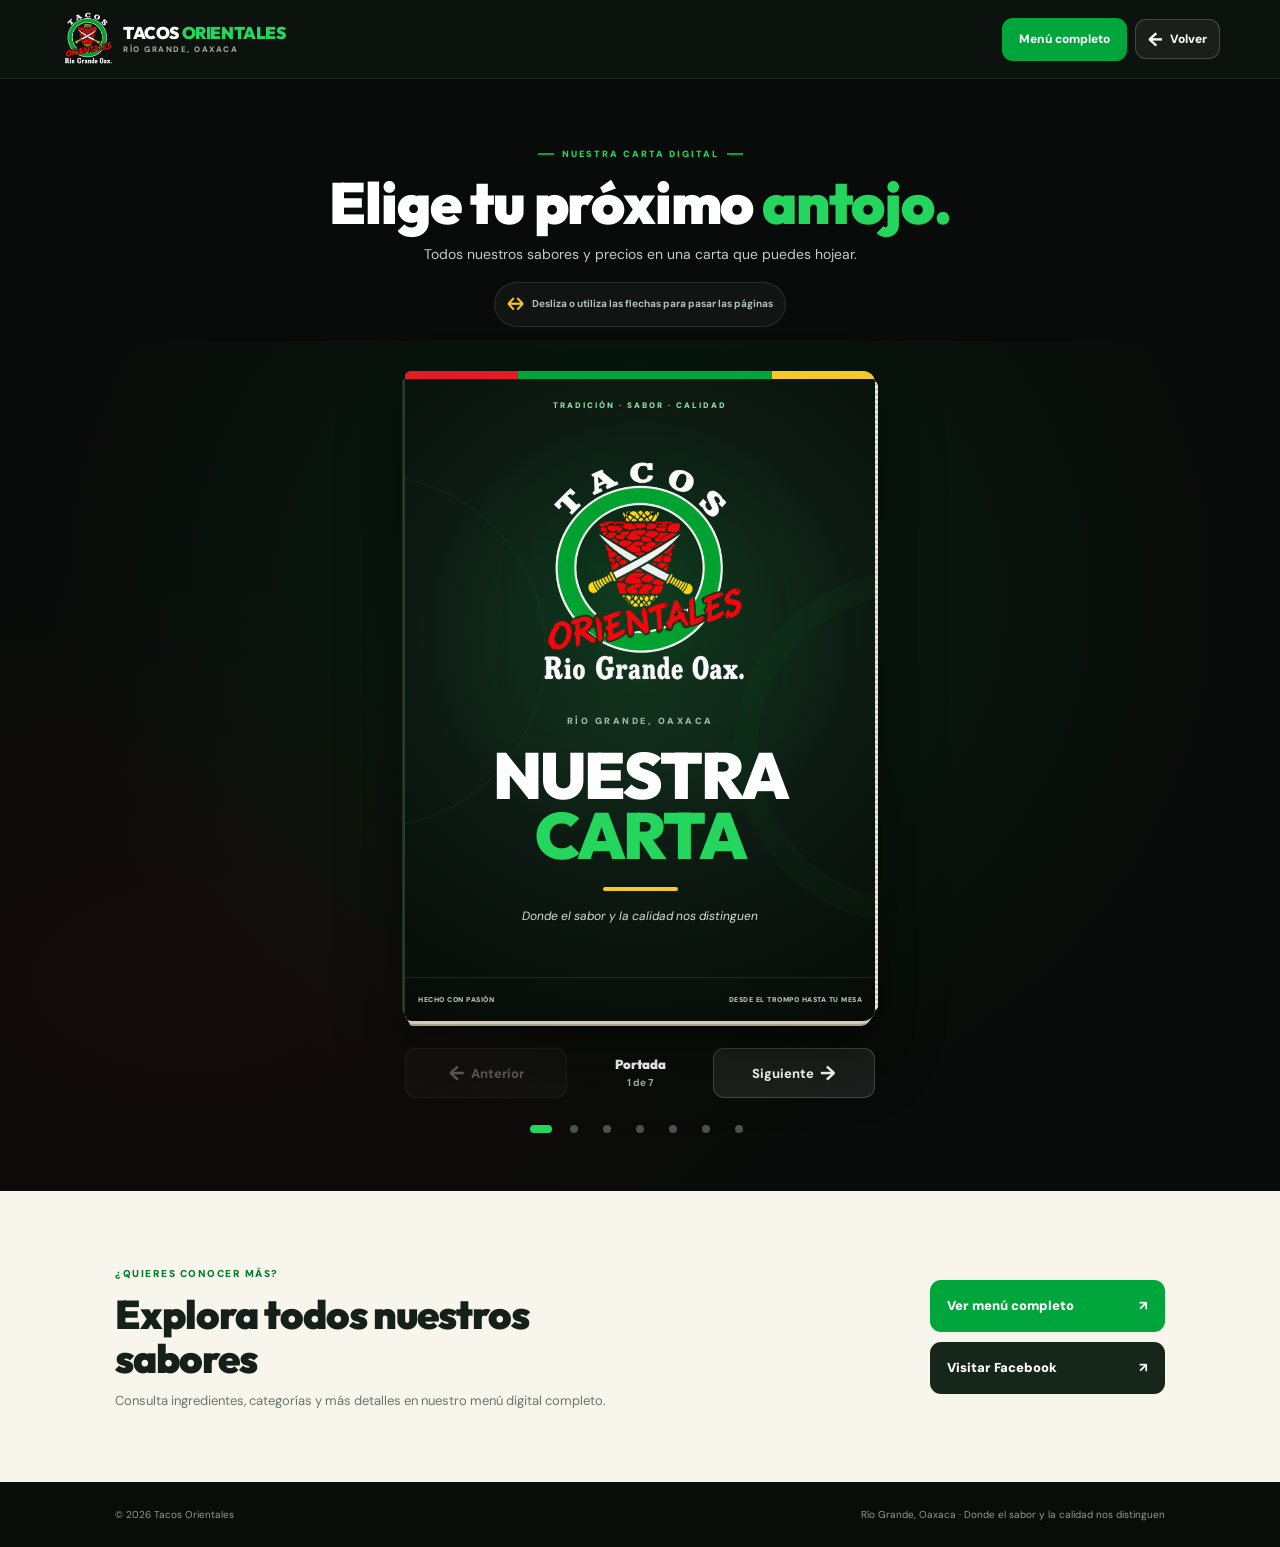
<file: carta.html>
<!DOCTYPE html>
<html lang="es">
<head>
  <meta charset="UTF-8">
  <meta name="viewport" content="width=device-width, initial-scale=1.0">
  <meta name="theme-color" content="#080808">
  <meta name="description" content="Consulta la carta rápida de Tacos Orientales en Río Grande, Oaxaca. Tacos al pastor, platillos, tortillinas, quesos, carne por kilo y bebidas.">
  <title>Carta Rápida | Tacos Orientales</title>
  <link rel="icon" type="image/png" href="imagenes/logo.png">
  <link rel="preconnect" href="https://fonts.googleapis.com">
  <link rel="preconnect" href="https://fonts.gstatic.com" crossorigin>
  <link href="https://fonts.googleapis.com/css2?family=DM+Sans:wght@400;500;600;700;800&family=Outfit:wght@400;500;600;700;800;900&display=swap" rel="stylesheet">
  <link rel="stylesheet" href="css/carta.css">
  <script src="js/carta.js" defer></script>
</head>
<body class="pagina-carta">

  <header class="carta-header">
    <div class="carta-header-interior">
      <a href="index.html" class="carta-marca" aria-label="Volver al inicio de Tacos Orientales">
        <img src="imagenes/logo.png" alt="Logotipo de Tacos Orientales">
        <span class="carta-marca-texto">
          <strong>TACOS <span>ORIENTALES</span></strong>
          <small>RÍO GRANDE, OAXACA</small>
        </span>
      </a>

      <div class="carta-header-acciones">
        <a href="menu.html" class="carta-enlace-menu">Menú completo</a>
        <a href="index.html" class="carta-volver">
          <span aria-hidden="true">←</span>
          <span>Volver</span>
        </a>
      </div>
    </div>
  </header>

  <main class="carta-main">

    <section class="carta-presentacion">
      <span class="carta-etiqueta">NUESTRA CARTA DIGITAL</span>
      <h1>Elige tu próximo <span>antojo.</span></h1>
      <p>Todos nuestros sabores y precios en una carta que puedes hojear.</p>
      <div class="carta-presentacion-ayuda">
        <span aria-hidden="true">↔</span>
        Desliza o utiliza las flechas para pasar las páginas
      </div>
    </section>

    <section class="visor-carta" aria-label="Carta interactiva de Tacos Orientales">

      <div class="visor-ambiente" aria-hidden="true"></div>

      <div class="libro-escenario" id="libroEscenario">

        <div class="libro" id="libro" role="region" aria-roledescription="Libro digital" aria-label="Carta de alimentos y bebidas">

          <article class="hoja hoja-portada" data-pagina="0" aria-label="Portada">
            <div class="hoja-interior portada-interior">

              <div class="portada-decoracion portada-decoracion-uno" aria-hidden="true"></div>
              <div class="portada-decoracion portada-decoracion-dos" aria-hidden="true"></div>

              <div class="portada-franja">TRADICIÓN · SABOR · CALIDAD</div>

              <div class="portada-contenido">
                <div class="portada-logo">
                  <img src="imagenes/logo.png" alt="Tacos Orientales">
                </div>

                <span class="portada-subtitulo">RÍO GRANDE, OAXACA</span>

                <h2>NUESTRA<br><span>CARTA</span></h2>

                <div class="portada-linea" aria-hidden="true"></div>

                <p>Donde el sabor y la calidad nos distinguen</p>
              </div>

              <div class="portada-pie">
                <span>HECHO CON PASIÓN</span>
                <span>DESDE EL TROMPO HASTA TU MESA</span>
              </div>

            </div>
          </article>

          <article class="hoja hoja-tacos" data-pagina="1" aria-label="Tacos al pastor">
            <div class="hoja-interior">

              <div class="pagina-encabezado">
                <div class="pagina-marca">
                  <img src="imagenes/logo.png" alt="">
                  <span>TACOS ORIENTALES</span>
                </div>
                <span class="pagina-capitulo">01 / NUESTRO CLÁSICO</span>
              </div>

              <div class="pagina-titulo">
                <span class="pagina-sobretitulo">DIRECTO DEL TROMPO</span>
                <h2>TACOS <span>AL PASTOR</span></h2>
                <p>El sabor que nos distingue, en cada orden.</p>
              </div>

              <div class="tacos-destacado-visual">
                <div class="tacos-destacado-texto">
                  <span>RECIÉN PREPARADOS</span>
                  <strong>¡EL ANTOJO EMPIEZA AQUÍ!</strong>
                </div>
                <span class="tacos-destacado-precio">DESDE <strong>$90</strong></span>
              </div>

              <div class="lista-carta">

                <div class="carta-producto">
                  <div class="carta-producto-info">
                    <h3>Tacos al pastor</h3>
                    <p>Orden de 5 tacos</p>
                  </div>
                  <strong class="carta-precio">$90</strong>
                </div>

                <div class="carta-producto">
                  <div class="carta-producto-info">
                    <h3>Tacos al pastor con queso</h3>
                    <p>Orden de 5 tacos</p>
                  </div>
                  <strong class="carta-precio">$100</strong>
                </div>

                <div class="carta-producto">
                  <div class="carta-producto-info">
                    <h3>Tacos al pastor con tortillinas</h3>
                    <p>Orden de 3 tacos</p>
                  </div>
                  <strong class="carta-precio">$90</strong>
                </div>

                <div class="carta-producto">
                  <div class="carta-producto-info">
                    <h3>Tacos al pastor con tortillinas y queso</h3>
                    <p>Orden de 3 tacos</p>
                  </div>
                  <strong class="carta-precio">$100</strong>
                </div>

              </div>

              <div class="carta-nota-especial">
                <span aria-hidden="true">✦</span>
                INGREDIENTES EXTRA
                <strong>$20</strong>
              </div>

              <div class="pagina-pie">
                <span>Donde el sabor y la calidad nos distinguen</span>
                <span>01</span>
              </div>

            </div>
          </article>

          <article class="hoja hoja-platillos" data-pagina="2" aria-label="Platillos especiales">
            <div class="hoja-interior">

              <div class="pagina-encabezado">
                <div class="pagina-marca">
                  <img src="imagenes/logo.png" alt="">
                  <span>TACOS ORIENTALES</span>
                </div>
                <span class="pagina-capitulo">02 / ESPECIALIDADES</span>
              </div>

              <div class="pagina-titulo pagina-titulo-compacto">
                <span class="pagina-sobretitulo">PREPARADOS CON NUESTRO TOQUE</span>
                <h2>PLATILLOS <span>ESPECIALES</span></h2>
                <p>Todos nuestros platillos a <strong>$170</strong></p>
              </div>

              <div class="platillos-lista">

                <div class="platillo-fila">
                  <div>
                    <h3>Alambre</h3>
                    <p>Bistec, jamón, cebolla, pimiento y queso.</p>
                  </div>
                  <strong>$170</strong>
                </div>

                <div class="platillo-fila">
                  <div>
                    <h3>Vegetariano</h3>
                    <p>Cebolla, pimiento, jitomate, champiñones, granos de elote, aguacate y queso Chihuahua.</p>
                  </div>
                  <strong>$170</strong>
                </div>

                <div class="platillo-fila">
                  <div>
                    <h3>Albañil</h3>
                    <p>Bistec, jalapeño, champiñones, cebolla y queso.</p>
                  </div>
                  <strong>$170</strong>
                </div>

                <div class="platillo-fila">
                  <div>
                    <h3>Gallito</h3>
                    <p>Bistec, chuleta, pastor, piña, champiñón, pimiento morrón, cebolla, jitomate y queso.</p>
                  </div>
                  <strong>$170</strong>
                </div>

                <div class="platillo-fila">
                  <div>
                    <h3>Especial</h3>
                    <p>Chuleta, jamón, cebolla, champiñones y queso.</p>
                  </div>
                  <strong>$170</strong>
                </div>

                <div class="platillo-fila">
                  <div>
                    <h3>Chuleta Suiza</h3>
                    <p>Chuleta, jamón y queso.</p>
                  </div>
                  <strong>$170</strong>
                </div>

                <div class="platillo-fila">
                  <div>
                    <h3>Tamborazo</h3>
                    <p>Chuleta, pastor, chorizo y queso.</p>
                  </div>
                  <strong>$170</strong>
                </div>

                <div class="platillo-fila">
                  <div>
                    <h3>Submarino</h3>
                    <p>Pastor, chuleta, jamón, chorizo y queso.</p>
                  </div>
                  <strong>$170</strong>
                </div>

                <div class="platillo-fila">
                  <div>
                    <h3>Pingüino</h3>
                    <p>Bistec, chorizo, jamón, champiñones y queso.</p>
                  </div>
                  <strong>$170</strong>
                </div>

              </div>

              <div class="pagina-pie">
                <span>Donde el sabor y la calidad nos distinguen</span>
                <span>02</span>
              </div>

            </div>
          </article>

          <article class="hoja hoja-tortillinas" data-pagina="3" aria-label="Tortillinas y quesos">
            <div class="hoja-interior">

              <div class="pagina-encabezado">
                <div class="pagina-marca">
                  <img src="imagenes/logo.png" alt="">
                  <span>TACOS ORIENTALES</span>
                </div>
                <span class="pagina-capitulo">03 / MÁS SABOR</span>
              </div>

              <div class="pagina-titulo pagina-titulo-compacto">
                <span class="pagina-sobretitulo">PARA TODOS LOS ANTOJOS</span>
                <h2>CON <span>TORTILLINAS</span></h2>
              </div>

              <div class="lista-carta lista-carta-compacta">

                <div class="carta-producto">
                  <div class="carta-producto-info">
                    <h3>¡Qué me vez!</h3>
                    <p>Bistec, pastor, jamón, cebolla, morrón, queso y tortillinas.</p>
                  </div>
                  <strong class="carta-precio">$170</strong>
                </div>

                <div class="carta-producto">
                  <div class="carta-producto-info">
                    <h3>¡Qué me notas!</h3>
                    <p>Bistec, pastor, jamón, cebolla, morrón, jitomate, chorizo, queso y tortillinas.</p>
                  </div>
                  <strong class="carta-precio">$170</strong>
                </div>

                <div class="carta-producto">
                  <div class="carta-producto-info">
                    <h3>Gringas</h3>
                    <p>Pastor y queso con tortillinas.</p>
                  </div>
                  <strong class="carta-precio">$150</strong>
                </div>

                <div class="carta-producto">
                  <div class="carta-producto-info">
                    <h3>Sincronizadas</h3>
                    <p>Jamón y queso con tortillinas.</p>
                  </div>
                  <strong class="carta-precio">$120</strong>
                </div>

                <div class="carta-producto">
                  <div class="carta-producto-info">
                    <h3>Quesadillas</h3>
                    <p>Queso con tortillinas.</p>
                  </div>
                  <strong class="carta-precio">$110</strong>
                </div>

              </div>

              <div class="carta-subcategoria">
                <span>OTRA FORMA DE DISFRUTAR</span>
                <h3>NUESTROS <em>QUESOS</em></h3>
              </div>

              <div class="quesos-lista">
                <div><span>Queso natural</span><strong>$120</strong></div>
                <div><span>Queso con chorizo</span><strong>$130</strong></div>
                <div><span>Queso con champiñones</span><strong>$130</strong></div>
              </div>

              <div class="pagina-pie">
                <span>Donde el sabor y la calidad nos distinguen</span>
                <span>03</span>
              </div>

            </div>
          </article>

          <article class="hoja hoja-kilos" data-pagina="4" aria-label="Carne al pastor por kilo">
            <div class="hoja-interior">

              <div class="pagina-encabezado">
                <div class="pagina-marca">
                  <img src="imagenes/logo.png" alt="">
                  <span>TACOS ORIENTALES</span>
                </div>
                <span class="pagina-capitulo">04 / PARA COMPARTIR</span>
              </div>

              <div class="pagina-titulo">
                <span class="pagina-sobretitulo">EL SABOR QUE SE COMPARTE</span>
                <h2>CARNE AL PASTOR <span>POR KILO</span></h2>
                <p>Ideal para disfrutar en familia o con amigos.</p>
              </div>

              <div class="kilos-cabecera">
                <span>PORCIÓN</span>
                <span>NORMAL</span>
                <span>CON QUESO</span>
              </div>

              <div class="kilos-lista">

                <div class="kilos-producto">
                  <strong>1 kg</strong>
                  <span>$480</span>
                  <span>$500</span>
                </div>

                <div class="kilos-producto">
                  <strong>¾ kg</strong>
                  <span>$360</span>
                  <span>$375</span>
                </div>

                <div class="kilos-producto">
                  <strong>½ kg</strong>
                  <span>$240</span>
                  <span>$250</span>
                </div>

                <div class="kilos-producto">
                  <strong>¼ kg</strong>
                  <span>$120</span>
                  <span>$125</span>
                </div>

              </div>

              <div class="kilos-incluye">
                <span aria-hidden="true">✦</span>
                <div>
                  <strong>¡TODO LISTO PARA DISFRUTAR!</strong>
                  <p>Incluye tortillas, salsa y ensalada.</p>
                </div>
              </div>

              <div class="kilos-frase">
                <span>PARA COMPARTIR</span>
                <strong>¡QUE NO FALTE EL PASTOR!</strong>
              </div>

              <div class="pagina-pie">
                <span>Donde el sabor y la calidad nos distinguen</span>
                <span>04</span>
              </div>

            </div>
          </article>

          <article class="hoja hoja-bebidas" data-pagina="5" aria-label="Bebidas">
            <div class="hoja-interior">

              <div class="pagina-encabezado">
                <div class="pagina-marca">
                  <img src="imagenes/logo.png" alt="">
                  <span>TACOS ORIENTALES</span>
                </div>
                <span class="pagina-capitulo">05 / PARA ACOMPAÑAR</span>
              </div>

              <div class="pagina-titulo">
                <span class="pagina-sobretitulo">EL COMPLEMENTO PERFECTO</span>
                <h2>BEBIDAS <span>REFRESCANTES</span></h2>
                <p>Elige tu favorita para acompañar tus tacos.</p>
              </div>

              <div class="bebidas-lista">

                <div class="bebida-producto">
                  <div>
                    <h3>Agua de sabor</h3>
                    <p>Presentación regular</p>
                  </div>
                  <strong>$35</strong>
                </div>

                <div class="bebida-producto">
                  <div>
                    <h3>Agua de sabor</h3>
                    <p>1 litro</p>
                  </div>
                  <strong>$50</strong>
                </div>

                <div class="bebida-producto">
                  <div>
                    <h3>Agua natural</h3>
                    <p>600 ml</p>
                  </div>
                  <strong>$20</strong>
                </div>

                <div class="bebida-producto">
                  <div>
                    <h3>Refresco</h3>
                    <p>Presentación regular</p>
                  </div>
                  <strong>$30</strong>
                </div>

                <div class="bebida-producto">
                  <div>
                    <h3>Refresco</h3>
                    <p>600 ml</p>
                  </div>
                  <strong>$40</strong>
                </div>

                <div class="bebida-producto">
                  <div>
                    <h3>Refresco</h3>
                    <p>3 litros</p>
                  </div>
                  <strong>$80</strong>
                </div>

              </div>

              <div class="bebidas-mensaje">
                <span aria-hidden="true">✦</span>
                <p>¡El mejor acompañante para un buen taco!</p>
              </div>

              <div class="pagina-pie">
                <span>Donde el sabor y la calidad nos distinguen</span>
                <span>05</span>
              </div>

            </div>
          </article>

          <article class="hoja hoja-contraportada" data-pagina="6" aria-label="Contacto y pedidos">
            <div class="hoja-interior contraportada-interior">

              <div class="contraportada-logo">
                <img src="imagenes/logo.png" alt="Tacos Orientales">
              </div>

              <span class="contraportada-etiqueta">¿YA SE TE ANTOJÓ?</span>

              <h2>¡HAZ TU <span>PEDIDO!</span></h2>

              <p>Disfruta el auténtico sabor de Tacos Orientales. También contamos con servicio a domicilio.</p>

              <div class="contraportada-contactos">
                <a href="tel:9542045949">
                  <span>LLÁMANOS</span>
                  <strong>954 204 5949</strong>
                </a>
                <a href="tel:9542039949">
                  <span>OTRA LÍNEA DE PEDIDOS</span>
                  <strong>954 203 9949</strong>
                </a>
              </div>

              <div class="contraportada-ubicacion">
                <span aria-hidden="true">⌖</span>
                <p>Frente a las Canchas Gemelas<br>Río Grande, Oaxaca</p>
              </div>

              <div class="contraportada-redes">
                <a href="https://www.facebook.com/share/17wZbi43VV/" target="_blank" rel="noopener noreferrer">Visitar Facebook ↗</a>
                <a href="https://maps.app.goo.gl/vAsBnr1FYgT1dstn9?g_st=aw" target="_blank" rel="noopener noreferrer">Cómo llegar ↗</a>
              </div>

              <div class="contraportada-eslogan">
                “Donde el sabor y la calidad nos distinguen”
              </div>

            </div>
          </article>

        </div>
      </div>

      <nav class="libro-controles" aria-label="Controles de la carta">

        <button type="button" class="libro-control libro-anterior" id="paginaAnterior" aria-label="Página anterior">
          <span aria-hidden="true">←</span>
          <span>Anterior</span>
        </button>

        <div class="libro-estado" aria-live="polite" aria-atomic="true">
          <span class="libro-estado-etiqueta" id="nombrePagina">Portada</span>
          <span class="libro-estado-numero" id="numeroPagina">1 de 7</span>
        </div>

        <button type="button" class="libro-control libro-siguiente" id="paginaSiguiente" aria-label="Página siguiente">
          <span>Siguiente</span>
          <span aria-hidden="true">→</span>
        </button>

      </nav>

      <div class="libro-progreso" id="progresoPaginas" aria-label="Progreso de lectura">
        <button type="button" class="libro-punto activo" data-ir-pagina="0" aria-label="Ir a portada"></button>
        <button type="button" class="libro-punto" data-ir-pagina="1" aria-label="Ir a tacos al pastor"></button>
        <button type="button" class="libro-punto" data-ir-pagina="2" aria-label="Ir a platillos"></button>
        <button type="button" class="libro-punto" data-ir-pagina="3" aria-label="Ir a tortillinas y quesos"></button>
        <button type="button" class="libro-punto" data-ir-pagina="4" aria-label="Ir a carne por kilo"></button>
        <button type="button" class="libro-punto" data-ir-pagina="5" aria-label="Ir a bebidas"></button>
        <button type="button" class="libro-punto" data-ir-pagina="6" aria-label="Ir a contacto y pedidos"></button>
      </div>

    </section>

    <section class="carta-atajos">
      <div class="carta-atajos-interior">
        <div class="carta-atajos-texto">
          <span>¿QUIERES CONOCER MÁS?</span>
          <h2>Explora todos nuestros sabores</h2>
          <p>Consulta ingredientes, categorías y más detalles en nuestro menú digital completo.</p>
        </div>

        <div class="carta-atajos-botones">
          <a href="menu.html" class="atajo-boton atajo-principal">Ver menú completo <span aria-hidden="true">↗</span></a>
          <a href="https://www.facebook.com/share/17wZbi43VV/" class="atajo-boton atajo-facebook" target="_blank" rel="noopener noreferrer">Visitar Facebook <span aria-hidden="true">↗</span></a>
        </div>
      </div>
    </section>

  </main>

  <footer class="carta-footer">
    <div class="carta-footer-interior">
      <span>© <span id="anioActual"></span> Tacos Orientales</span>
      <span>Río Grande, Oaxaca · Donde el sabor y la calidad nos distinguen</span>
    </div>
  </footer>

</body>
</html>
</file>
<file: css/carta.css>
:root {
  --negro: #080b09;
  --negro-suave: #111914;
  --negro-tarjeta: #172119;
  --verde: #00a63c;
  --verde-claro: #24d65d;
  --verde-oscuro: #067c30;
  --rojo: #e51b23;
  --amarillo: #f7c928;
  --blanco: #ffffff;
  --crema: #fffaf0;
  --papel: #f8f4e9;
  --papel-oscuro: #eae3d3;
  --gris: #a9b6ac;
  --texto: #142019;
  --fuente-titulos: "Outfit", sans-serif;
  --fuente-texto: "DM Sans", sans-serif;
  --duracion-hoja: 850ms;
}

*,
*::before,
*::after {
  box-sizing: border-box;
}

html {
  width: 100%;
  scroll-behavior: smooth;
  -webkit-text-size-adjust: 100%;
}

body {
  width: 100%;
  min-width: 0;
  margin: 0;
  overflow-x: clip;
  background: var(--negro);
  color: var(--blanco);
  font-family: var(--fuente-texto);
  -webkit-font-smoothing: antialiased;
}

body,
button,
a {
  -webkit-tap-highlight-color: transparent;
}

button,
a {
  font: inherit;
}

button {
  cursor: pointer;
}

a {
  color: inherit;
  text-decoration: none;
}

img {
  display: block;
  max-width: 100%;
}

button:focus-visible,
a:focus-visible {
  outline: 3px solid var(--amarillo);
  outline-offset: 3px;
}

.carta-header {
  position: relative;
  z-index: 30;
  width: 100%;
  background: #0c120e;
  border-bottom: 1px solid rgba(255, 255, 255, .09);
}

.carta-header-interior {
  display: flex;
  align-items: center;
  justify-content: space-between;
  gap: 10px;
  width: min(100% - 24px, 1160px);
  min-height: 68px;
  margin-inline: auto;
}

.carta-marca {
  display: flex;
  align-items: center;
  gap: 8px;
  min-width: 0;
}

.carta-marca img {
  flex: 0 0 auto;
  width: 44px;
  height: 44px;
  object-fit: contain;
}

.carta-marca-texto {
  display: flex;
  flex-direction: column;
  gap: 3px;
  min-width: 0;
}

.carta-marca-texto strong {
  font-family: var(--fuente-titulos);
  font-size: clamp(11px, 3.2vw, 14px);
  font-weight: 900;
  line-height: 1;
  letter-spacing: -.4px;
  white-space: nowrap;
}

.carta-marca-texto strong span {
  color: var(--verde-claro);
}

.carta-marca-texto small {
  color: #a3b0a6;
  font-size: clamp(6px, 1.8vw, 8px);
  font-weight: 800;
  letter-spacing: .8px;
  white-space: nowrap;
}

.carta-header-acciones {
  display: flex;
  align-items: center;
  gap: 8px;
  flex-shrink: 0;
}

.carta-enlace-menu {
  display: none;
}

.carta-volver {
  display: inline-flex;
  align-items: center;
  justify-content: center;
  gap: 7px;
  min-height: 40px;
  padding: 0 12px;
  border: 1px solid rgba(255, 255, 255, .18);
  border-radius: 11px;
  background: rgba(255, 255, 255, .06);
  font-size: 12px;
  font-weight: 800;
}

.carta-volver > span:first-child {
  font-size: 19px;
}

.carta-main {
  width: 100%;
  min-width: 0;
  overflow: clip;
}

.carta-presentacion {
  width: min(100% - 30px, 650px);
  margin-inline: auto;
  padding: 32px 0 14px;
  text-align: center;
}

.carta-etiqueta {
  display: inline-flex;
  align-items: center;
  justify-content: center;
  gap: 8px;
  color: var(--verde-claro);
  font-size: 9px;
  font-weight: 900;
  letter-spacing: 2px;
}

.carta-etiqueta::before,
.carta-etiqueta::after {
  content: "";
  width: 16px;
  height: 2px;
  background: var(--verde);
}

.carta-presentacion h1 {
  margin: 12px 0 10px;
  font-family: var(--fuente-titulos);
  font-size: clamp(30px, 8.2vw, 46px);
  font-weight: 900;
  line-height: 1.06;
  letter-spacing: -1.2px;
  text-wrap: balance;
}

.carta-presentacion h1 span {
  color: var(--verde-claro);
}

.carta-presentacion > p {
  max-width: 340px;
  margin: 0 auto;
  color: #c1cec4;
  font-size: 12px;
  line-height: 1.6;
}

.carta-presentacion-ayuda {
  display: inline-flex;
  align-items: center;
  justify-content: center;
  gap: 8px;
  max-width: 100%;
  margin-top: 16px;
  padding: 9px 12px;
  border: 1px solid rgba(255, 255, 255, .11);
  border-radius: 30px;
  background: rgba(255, 255, 255, .04);
  color: #b5c3b8;
  font-size: 10px;
  font-weight: 700;
  line-height: 1.4;
}

.carta-presentacion-ayuda span {
  color: var(--amarillo);
  font-size: 18px;
}

.visor-carta {
  position: relative;
  isolation: isolate;
  width: 100%;
  padding: 20px 12px 48px;
}

.visor-ambiente {
  position: absolute;
  inset: 0;
  z-index: -1;
  pointer-events: none;
  background:
    radial-gradient(ellipse at 50% 30%, rgba(0, 166, 60, .13), transparent 65%),
    radial-gradient(ellipse at 15% 75%, rgba(229, 27, 35, .05), transparent 45%);
}

.libro-escenario {
  position: relative;
  width: min(100%, 430px);
  margin-inline: auto;
  perspective: 1800px;
  perspective-origin: center center;
  touch-action: pan-y pinch-zoom;
}

.libro {
  position: relative;
  width: 100%;
  min-width: 0;
  height: auto;
  min-height: 0;
  margin-inline: auto;
  border-radius: 8px 14px 14px 8px;
  transform-style: preserve-3d;
  box-shadow:
    0 5px 0 -2px #d4cbbb,
    0 9px 0 -4px #a9a08e,
    0 18px 38px rgba(0, 0, 0, .35),
    0 35px 70px rgba(0, 0, 0, .25);
}

.libro::before {
  content: "";
  position: absolute;
  top: 7px;
  bottom: 7px;
  left: -4px;
  z-index: 5;
  width: 6px;
  border-radius: 6px 0 0 6px;
  background: linear-gradient(
    90deg,
    #030503,
    #304534 45%,
    #09100b
  );
  pointer-events: none;
}

.libro::after {
  content: "";
  position: absolute;
  top: 10px;
  right: -3px;
  bottom: 10px;
  z-index: 0;
  width: 5px;
  border-radius: 0 5px 5px 0;
  background: repeating-linear-gradient(
    to bottom,
    #f5ecdc 0,
    #f5ecdc 2px,
    #bdb4a3 3px,
    #e8dfce 5px
  );
  pointer-events: none;
}

.hoja {
  position: absolute;
  inset: 0;
  z-index: 1;
  display: block;
  width: 100%;
  height: 100%;
  min-width: 0;
  overflow: hidden;
  border-radius: 6px 12px 12px 6px;
  background: var(--papel);
  color: var(--texto);
  transform-origin: left center;
  transform-style: preserve-3d;
  backface-visibility: hidden;
  transition:
    transform var(--duracion-hoja) cubic-bezier(.22, .7, .12, 1),
    opacity .25s ease,
    visibility .25s ease;
  box-shadow:
    inset 5px 0 10px rgba(0, 0, 0, .04),
    inset -2px 0 5px rgba(0, 0, 0, .04);
}

.hoja:not(.activa):not(.saliendo):not(.entrando) {
  visibility: hidden;
  opacity: 0;
  pointer-events: none;
}

.hoja.activa {
  position: relative;
  inset: auto;
  z-index: 10;
  height: auto;
  visibility: visible;
  opacity: 1;
  pointer-events: auto;
}

.hoja.saliendo {
  z-index: 20;
  visibility: visible;
  opacity: 1;
  pointer-events: none;
}

.hoja.entrando {
  z-index: 15;
  visibility: visible;
  opacity: 1;
  pointer-events: none;
}

.hoja.girando-adelante {
  transform: rotateY(-165deg);
}

.hoja.girando-atras {
  transform: rotateY(165deg);
}

.hoja-interior {
  position: relative;
  display: flex;
  flex-direction: column;
  width: 100%;
  min-width: 0;
  height: auto;
  min-height: 560px;
  padding: 20px 16px 17px;
  overflow: hidden;
  background:
    radial-gradient(circle at 95% 8%, rgba(0, 166, 60, .05), transparent 36%),
    linear-gradient(145deg, #fffdf7, #f8f4e9);
}

.hoja-interior::before {
  content: "";
  position: absolute;
  top: 0;
  left: 0;
  right: 0;
  height: 6px;
  background: linear-gradient(
    90deg,
    var(--rojo) 0 24%,
    var(--verde) 24% 78%,
    var(--amarillo) 78% 100%
  );
}

.pagina-encabezado {
  display: flex;
  align-items: center;
  justify-content: space-between;
  gap: 8px;
  min-width: 0;
  margin-bottom: 14px;
}

.pagina-marca {
  display: flex;
  align-items: center;
  gap: 6px;
  min-width: 0;
}

.pagina-marca img {
  flex-shrink: 0;
  width: 30px;
  height: 30px;
  object-fit: contain;
  border-radius: 50%;
  background: var(--negro);
}

.pagina-marca span {
  font-family: var(--fuente-titulos);
  font-size: 9px;
  font-weight: 900;
  line-height: 1.1;
}

.pagina-capitulo {
  color: #748076;
  font-size: 8px;
  font-weight: 900;
  letter-spacing: .5px;
  text-align: right;
}

.pagina-titulo {
  margin-bottom: 17px;
}

.pagina-sobretitulo {
  display: block;
  margin-bottom: 7px;
  color: var(--verde-oscuro);
  font-size: 9px;
  font-weight: 900;
  letter-spacing: 1.3px;
}

.pagina-titulo h2 {
  margin: 0;
  font-family: var(--fuente-titulos);
  font-size: clamp(25px, 7.4vw, 34px);
  font-weight: 900;
  line-height: 1.05;
  letter-spacing: -1px;
  overflow-wrap: anywhere;
}

.pagina-titulo h2 span {
  color: var(--verde-oscuro);
}

.pagina-titulo > p {
  margin: 8px 0 0;
  color: #627064;
  font-size: 11px;
  line-height: 1.5;
}

.pagina-titulo-compacto {
  margin-bottom: 13px;
}

.pagina-titulo-compacto h2 {
  font-size: clamp(24px, 6.8vw, 31px);
}

.pagina-pie {
  display: flex;
  align-items: center;
  justify-content: space-between;
  gap: 10px;
  margin-top: auto;
  padding-top: 16px;
  border-top: 1px solid #dedbcf;
  color: #728075;
  font-size: 9px;
  font-weight: 700;
  line-height: 1.4;
}

.pagina-pie span:last-child {
  flex-shrink: 0;
  color: var(--verde-oscuro);
  font-family: var(--fuente-titulos);
  font-size: 15px;
  font-weight: 900;
}

.portada-interior {
  align-items: center;
  min-height: 580px;
  padding: 0;
  background:
    radial-gradient(circle at 50% 40%, #153e23, #0d1a12 50%, #060a07);
  color: white;
  text-align: center;
}

.portada-interior::before {
  z-index: 3;
  height: 8px;
}

.portada-decoracion {
  position: absolute;
  width: 75%;
  aspect-ratio: 1;
  border: 1px solid rgba(0, 166, 60, .14);
  border-radius: 50%;
  pointer-events: none;
}

.portada-decoracion-uno {
  top: 16%;
  left: -45%;
}

.portada-decoracion-dos {
  right: -45%;
  bottom: 15%;
  border-width: 24px;
  border-color: rgba(0, 166, 60, .045);
}

.portada-franja {
  position: relative;
  z-index: 2;
  width: 100%;
  padding: 29px 10px 10px;
  color: #8fe3a6;
  font-size: 8px;
  font-weight: 900;
  letter-spacing: 2px;
}

.portada-contenido {
  position: relative;
  z-index: 2;
  display: flex;
  flex: 1;
  flex-direction: column;
  align-items: center;
  justify-content: center;
  width: 100%;
  padding: 16px 20px 28px;
}

.portada-logo {
  display: flex;
  align-items: center;
  justify-content: center;
  width: min(55vw, 220px);
  max-width: 80%;
  aspect-ratio: 1;
  margin-bottom: 20px;
  border-radius: 50%;
  background: radial-gradient(
    circle,
    rgba(0, 166, 60, .15),
    transparent 70%
  );
  filter: drop-shadow(0 12px 25px rgba(0, 0, 0, .35));
}

.portada-logo img {
  width: 100%;
  height: 100%;
  object-fit: contain;
}

.portada-subtitulo {
  color: #a8bcb0;
  font-size: 9px;
  font-weight: 900;
  letter-spacing: 2.5px;
}

.portada-contenido h2 {
  margin: 18px 0 12px;
  font-family: var(--fuente-titulos);
  font-size: clamp(44px, 13vw, 62px);
  font-weight: 900;
  line-height: .93;
  letter-spacing: -2px;
}

.portada-contenido h2 span {
  color: var(--verde-claro);
}

.portada-linea {
  width: 75px;
  height: 4px;
  margin: 9px 0 16px;
  border-radius: 4px;
  background: var(--amarillo);
}

.portada-contenido p {
  max-width: 290px;
  margin: 0;
  color: #d4e0d6;
  font-size: 12px;
  font-style: italic;
  line-height: 1.6;
}

.portada-pie {
  position: relative;
  z-index: 2;
  display: flex;
  justify-content: space-between;
  gap: 12px;
  width: 100%;
  padding: 17px 13px;
  border-top: 1px solid rgba(255, 255, 255, .1);
  color: #b6c6b9;
  font-size: 7px;
  font-weight: 900;
  letter-spacing: .5px;
}

.tacos-destacado-visual {
  position: relative;
  display: flex;
  align-items: flex-end;
  justify-content: space-between;
  gap: 10px;
  min-height: 100px;
  margin-bottom: 15px;
  padding: 14px;
  overflow: hidden;
  border-radius: 13px;
  background:
    radial-gradient(circle at 100% 0%, rgba(247, 201, 40, .15), transparent 45%),
    linear-gradient(135deg, #101b13, #0b351b);
  color: white;
}

.tacos-destacado-visual::after {
  content: "";
  position: absolute;
  top: -45px;
  right: -40px;
  width: 130px;
  height: 130px;
  border: 20px solid rgba(0, 166, 60, .12);
  border-radius: 50%;
}

.tacos-destacado-texto {
  position: relative;
  z-index: 1;
  display: flex;
  flex-direction: column;
  gap: 7px;
  min-width: 0;
}

.tacos-destacado-texto span {
  color: #84db9d;
  font-size: 8px;
  font-weight: 900;
  letter-spacing: 1px;
}

.tacos-destacado-texto strong {
  max-width: 190px;
  font-family: var(--fuente-titulos);
  font-size: clamp(14px, 4.5vw, 19px);
  font-weight: 900;
  line-height: 1.1;
}

.tacos-destacado-precio {
  position: relative;
  z-index: 1;
  display: flex;
  flex-direction: column;
  align-items: flex-end;
  flex-shrink: 0;
  color: #d9e7dc;
  font-size: 9px;
  font-weight: 800;
}

.tacos-destacado-precio strong {
  color: var(--amarillo);
  font-family: var(--fuente-titulos);
  font-size: clamp(27px, 8vw, 37px);
  font-weight: 900;
}

.lista-carta {
  display: flex;
  flex-direction: column;
  gap: 9px;
}

.carta-producto {
  display: flex;
  align-items: flex-start;
  justify-content: space-between;
  gap: 10px;
  min-width: 0;
  padding: 12px;
  border: 1px solid #e6e4d8;
  border-radius: 11px;
  background: rgba(255, 255, 255, .85);
}

.carta-producto-info {
  flex: 1;
  min-width: 0;
}

.carta-producto h3 {
  margin: 0;
  color: #15251a;
  font-family: var(--fuente-titulos);
  font-size: clamp(12px, 3.8vw, 15px);
  font-weight: 900;
  line-height: 1.25;
  overflow-wrap: anywhere;
}

.carta-producto p {
  margin: 5px 0 0;
  color: #68776b;
  font-size: 10px;
  line-height: 1.45;
  overflow-wrap: anywhere;
}

.carta-precio {
  flex: 0 0 auto;
  color: var(--verde-oscuro);
  font-family: var(--fuente-titulos);
  font-size: clamp(18px, 5.7vw, 23px);
  font-weight: 900;
  white-space: nowrap;
}

.carta-nota-especial {
  display: flex;
  align-items: center;
  gap: 8px;
  margin-top: 14px;
  padding: 12px;
  border: 1px dashed rgba(229, 27, 35, .3);
  border-radius: 10px;
  background: #fff0e8;
  color: #a32626;
  font-size: 10px;
  font-weight: 900;
  line-height: 1.3;
}

.carta-nota-especial span {
  color: var(--rojo);
  font-size: 17px;
}

.carta-nota-especial strong {
  margin-left: auto;
  font-family: var(--fuente-titulos);
  font-size: 19px;
  white-space: nowrap;
}

.hoja-platillos .hoja-interior {
  padding-inline: 12px;
}

.platillos-lista {
  display: flex;
  flex-direction: column;
  gap: 6px;
}

.platillo-fila {
  display: flex;
  align-items: flex-start;
  justify-content: space-between;
  gap: 8px;
  min-width: 0;
  padding: 9px 10px;
  border-left: 3px solid var(--verde);
  border-radius: 5px 9px 9px 5px;
  background: rgba(255, 255, 255, .9);
}

.platillo-fila:nth-child(even) {
  background: #f0f5eb;
}

.platillo-fila > div {
  flex: 1;
  min-width: 0;
}

.platillo-fila h3 {
  margin: 0;
  color: #17271b;
  font-family: var(--fuente-titulos);
  font-size: clamp(12px, 3.4vw, 14px);
  font-weight: 900;
  line-height: 1.15;
}

.platillo-fila p {
  margin: 4px 0 0;
  color: #5c6b5f;
  font-size: clamp(9px, 2.6vw, 10.5px);
  line-height: 1.4;
  overflow-wrap: anywhere;
}

.platillo-fila > strong {
  flex: 0 0 auto;
  color: var(--verde-oscuro);
  font-family: var(--fuente-titulos);
  font-size: clamp(15px, 4.5vw, 18px);
  font-weight: 900;
  white-space: nowrap;
}

.lista-carta-compacta {
  gap: 8px;
}

.lista-carta-compacta .carta-producto {
  padding: 11px;
}

.lista-carta-compacta .carta-producto h3 {
  font-size: clamp(12px, 3.5vw, 14px);
}

.lista-carta-compacta .carta-producto p {
  font-size: 10px;
}

.lista-carta-compacta .carta-precio {
  font-size: clamp(17px, 5vw, 21px);
}

.carta-subcategoria {
  margin: 17px 0 10px;
  padding: 11px 13px;
  border-radius: 10px;
  background: #0f2b19;
  color: white;
}

.carta-subcategoria > span {
  color: #9adba9;
  font-size: 8px;
  font-weight: 900;
  letter-spacing: 1px;
}

.carta-subcategoria h3 {
  margin: 4px 0 0;
  font-family: var(--fuente-titulos);
  font-size: clamp(17px, 5vw, 21px);
  font-weight: 900;
}

.carta-subcategoria h3 em {
  color: var(--amarillo);
  font-style: normal;
}

.quesos-lista {
  display: flex;
  flex-direction: column;
  gap: 4px;
}

.quesos-lista > div {
  display: flex;
  align-items: center;
  justify-content: space-between;
  gap: 10px;
  padding: 8px 10px;
  border-bottom: 1px solid #e2dfd2;
  font-size: clamp(11px, 3.2vw, 13px);
  font-weight: 700;
}

.quesos-lista strong {
  flex-shrink: 0;
  color: var(--verde-oscuro);
  font-family: var(--fuente-titulos);
  font-size: 17px;
  font-weight: 900;
}

.kilos-cabecera,
.kilos-producto {
  display: grid;
  grid-template-columns: minmax(0, 1fr) minmax(0, 1fr) minmax(0, 1fr);
  align-items: center;
  gap: 4px;
  text-align: center;
}

.kilos-cabecera {
  padding: 12px 5px;
  border-radius: 10px 10px 0 0;
  background: #12341d;
  color: white;
  font-size: clamp(8px, 2.5vw, 11px);
  font-weight: 900;
  line-height: 1.3;
}

.kilos-producto {
  min-height: 57px;
  padding: 11px 5px;
  border-bottom: 1px solid #e0e2d6;
  background: white;
}

.kilos-producto:nth-child(even) {
  background: #eef5e9;
}

.kilos-producto:last-child {
  border-radius: 0 0 10px 10px;
}

.kilos-producto strong {
  color: #1b2c20;
  font-family: var(--fuente-titulos);
  font-size: clamp(17px, 5.3vw, 23px);
  font-weight: 900;
}

.kilos-producto span {
  color: var(--verde-oscuro);
  font-family: var(--fuente-titulos);
  font-size: clamp(16px, 5vw, 22px);
  font-weight: 900;
}

.kilos-producto span:last-child {
  color: #b32b2b;
}

.kilos-incluye {
  display: flex;
  align-items: center;
  gap: 12px;
  margin-top: 19px;
  padding: 15px;
  border-radius: 12px;
  background: #fff0b3;
}

.kilos-incluye > span {
  flex-shrink: 0;
  color: #a37a00;
  font-size: 27px;
}

.kilos-incluye strong {
  color: #3d3212;
  font-family: var(--fuente-titulos);
  font-size: 12px;
  font-weight: 900;
  line-height: 1.3;
}

.kilos-incluye p {
  margin: 5px 0 0;
  color: #625224;
  font-size: 11px;
  line-height: 1.4;
}

.kilos-frase {
  display: flex;
  flex-direction: column;
  align-items: center;
  justify-content: center;
  gap: 8px;
  min-height: 110px;
  margin-top: 19px;
  padding: 16px;
  border: 2px dashed #b5d4b5;
  border-radius: 12px;
  background: rgba(0, 166, 60, .045);
  text-align: center;
}

.kilos-frase span {
  color: var(--verde-oscuro);
  font-size: 9px;
  font-weight: 900;
  letter-spacing: 1.5px;
}

.kilos-frase strong {
  font-family: var(--fuente-titulos);
  font-size: clamp(17px, 5vw, 23px);
  font-weight: 900;
  line-height: 1.2;
}

.bebidas-lista {
  display: flex;
  flex-direction: column;
  gap: 9px;
}

.bebida-producto {
  display: flex;
  align-items: center;
  justify-content: space-between;
  gap: 12px;
  min-height: 65px;
  padding: 12px;
  border: 1px solid #e5e3d6;
  border-radius: 11px;
  background: white;
}

.bebida-producto:nth-child(even) {
  background: #f1f6ec;
}

.bebida-producto > div {
  flex: 1;
  min-width: 0;
}

.bebida-producto h3 {
  margin: 0;
  font-family: var(--fuente-titulos);
  font-size: clamp(13px, 4vw, 16px);
  font-weight: 900;
}

.bebida-producto p {
  margin: 4px 0 0;
  color: #728075;
  font-size: 10px;
}

.bebida-producto > strong {
  flex-shrink: 0;
  color: var(--verde-oscuro);
  font-family: var(--fuente-titulos);
  font-size: clamp(19px, 5.8vw, 24px);
  font-weight: 900;
}

.bebidas-mensaje {
  display: flex;
  align-items: center;
  justify-content: center;
  gap: 10px;
  margin-top: 20px;
  padding: 15px;
  border-radius: 12px;
  background: #12351d;
  color: white;
  text-align: center;
}

.bebidas-mensaje span {
  color: var(--amarillo);
  font-size: 22px;
}

.bebidas-mensaje p {
  margin: 0;
  font-family: var(--fuente-titulos);
  font-size: 13px;
  font-weight: 800;
  line-height: 1.4;
}

.contraportada-interior {
  align-items: center;
  min-height: 600px;
  padding: 25px 20px;
  background:
    radial-gradient(circle at 50% 20%, rgba(0, 166, 60, .18), transparent 50%),
    linear-gradient(145deg, #112619, #080e0a);
  color: white;
  text-align: center;
}

.contraportada-logo {
  width: min(30vw, 120px);
  aspect-ratio: 1;
  margin: 8px auto 16px;
}

.contraportada-logo img {
  width: 100%;
  height: 100%;
  object-fit: contain;
}

.contraportada-etiqueta {
  color: #91e3a8;
  font-size: 9px;
  font-weight: 900;
  letter-spacing: 2px;
}

.contraportada-interior h2 {
  margin: 11px 0 13px;
  font-family: var(--fuente-titulos);
  font-size: clamp(29px, 8vw, 38px);
  font-weight: 900;
  line-height: 1.05;
}

.contraportada-interior h2 span {
  color: var(--verde-claro);
}

.contraportada-interior > p {
  max-width: 330px;
  margin: 0 0 20px;
  color: #c1d1c5;
  font-size: 11px;
  line-height: 1.65;
}

.contraportada-contactos {
  display: grid;
  width: 100%;
  gap: 10px;
}

.contraportada-contactos a {
  display: flex;
  flex-direction: column;
  gap: 5px;
  padding: 13px;
  border: 1px solid rgba(255, 255, 255, .1);
  border-radius: 11px;
  background: rgba(255, 255, 255, .07);
}

.contraportada-contactos span {
  color: #a8c2ad;
  font-size: 9px;
  font-weight: 900;
  letter-spacing: 1px;
}

.contraportada-contactos strong {
  color: white;
  font-family: var(--fuente-titulos);
  font-size: clamp(17px, 5.3vw, 22px);
  font-weight: 900;
}

.contraportada-ubicacion {
  display: flex;
  align-items: center;
  justify-content: center;
  gap: 10px;
  margin-top: 18px;
}

.contraportada-ubicacion > span {
  color: var(--amarillo);
  font-size: 23px;
}

.contraportada-ubicacion p {
  margin: 0;
  color: #d0dfd2;
  font-size: 11px;
  line-height: 1.5;
  text-align: left;
}

.contraportada-redes {
  display: flex;
  flex-wrap: wrap;
  justify-content: center;
  gap: 9px;
  margin-top: 17px;
}

.contraportada-redes a {
  padding: 10px 12px;
  border: 1px solid rgba(255, 255, 255, .2);
  border-radius: 8px;
  font-size: 11px;
  font-weight: 800;
}

.contraportada-eslogan {
  margin-top: auto;
  padding-top: 20px;
  color: #a9e4b8;
  font-size: 10px;
  font-style: italic;
  font-weight: 700;
  line-height: 1.5;
}

.libro-controles {
  display: grid;
  grid-template-columns: minmax(0, 1fr) auto minmax(0, 1fr);
  align-items: center;
  gap: 8px;
  width: min(100%, 430px);
  margin: 27px auto 0;
}

.libro-control {
  display: inline-flex;
  align-items: center;
  justify-content: center;
  gap: 6px;
  width: 100%;
  min-width: 0;
  min-height: 46px;
  padding: 10px 8px;
  border: 1px solid rgba(255, 255, 255, .18);
  border-radius: 11px;
  background: rgba(255, 255, 255, .08);
  color: white;
  font-size: 11px;
  font-weight: 800;
  touch-action: manipulation;
}

.libro-control:not(:disabled):active {
  background: var(--verde);
}

.libro-control:disabled {
  opacity: .3;
  cursor: not-allowed;
}

.libro-control > span[aria-hidden="true"] {
  font-size: 20px;
}

.libro-estado {
  display: flex;
  flex-direction: column;
  align-items: center;
  gap: 4px;
  width: 100px;
  min-width: 0;
  text-align: center;
}

.libro-estado-etiqueta {
  color: white;
  font-family: var(--fuente-titulos);
  font-size: 11px;
  font-weight: 900;
  line-height: 1.2;
}

.libro-estado-numero {
  color: #a7b8aa;
  font-size: 10px;
  font-weight: 700;
}

.libro-progreso {
  display: flex;
  align-items: center;
  justify-content: center;
  flex-wrap: wrap;
  gap: 5px;
  width: min(100%, 430px);
  margin: 17px auto 0;
}

.libro-punto {
  position: relative;
  width: 28px;
  height: 28px;
  padding: 0;
  border: 0;
  background: transparent;
  touch-action: manipulation;
}

.libro-punto::before {
  content: "";
  position: absolute;
  top: 50%;
  left: 50%;
  width: 8px;
  height: 8px;
  border-radius: 20px;
  background: #46544a;
  transform: translate(-50%, -50%);
  transition: width .25s ease, background .25s ease;
}

.libro-punto.activo::before {
  width: 22px;
  background: var(--verde-claro);
}

.carta-atajos {
  padding: 50px 20px 60px;
  background: #f8f5ec;
  color: var(--texto);
}

.carta-atajos-interior {
  display: flex;
  flex-direction: column;
  align-items: stretch;
  gap: 25px;
  width: min(100%, 1050px);
  margin-inline: auto;
}

.carta-atajos-texto > span {
  color: var(--verde-oscuro);
  font-size: 10px;
  font-weight: 900;
  letter-spacing: 1.5px;
}

.carta-atajos-texto h2 {
  margin: 10px 0;
  font-family: var(--fuente-titulos);
  font-size: clamp(28px, 7.5vw, 40px);
  font-weight: 900;
  line-height: 1.1;
  letter-spacing: -1px;
}

.carta-atajos-texto p {
  margin: 0;
  color: #68766b;
  font-size: 13px;
  line-height: 1.7;
}

.carta-atajos-botones {
  display: flex;
  flex-direction: column;
  gap: 10px;
  width: 100%;
}

.atajo-boton {
  display: flex;
  align-items: center;
  justify-content: space-between;
  gap: 15px;
  min-height: 52px;
  padding: 13px 17px;
  border-radius: 11px;
  font-size: 13px;
  font-weight: 900;
  touch-action: manipulation;
}

.atajo-principal {
  background: var(--verde);
  color: white;
}

.atajo-facebook {
  background: #17261b;
  color: white;
}

.carta-footer {
  padding: 25px 20px;
  background: #080d09;
}

.carta-footer-interior {
  display: flex;
  flex-direction: column;
  align-items: center;
  gap: 8px;
  width: min(100%, 1050px);
  margin-inline: auto;
  color: #8d9e91;
  font-size: 10px;
  line-height: 1.5;
  text-align: center;
}

@media (max-width: 359px) {
  .carta-header-interior {
    width: calc(100% - 18px);
  }

  .carta-marca img {
    width: 37px;
    height: 37px;
  }

  .carta-marca-texto strong {
    font-size: 10px;
  }

  .carta-marca-texto small {
    font-size: 6px;
  }

  .carta-volver {
    padding-inline: 9px;
    font-size: 11px;
  }

  .visor-carta {
    padding-inline: 9px;
  }

  .hoja-interior {
    padding-inline: 12px;
  }

  .hoja-platillos .hoja-interior {
    padding-inline: 9px;
  }

  .pagina-marca span {
    font-size: 8px;
  }

  .pagina-capitulo {
    font-size: 7px;
  }

  .carta-producto {
    padding: 10px;
  }

  .platillo-fila {
    padding: 8px;
  }

  .platillo-fila p {
    font-size: 9px;
  }

  .libro-estado {
    width: 84px;
  }

  .libro-control {
    font-size: 10px;
  }
}

@media (min-width: 600px) {
  .carta-header-interior {
    width: min(100% - 36px, 1160px);
    min-height: 78px;
  }

  .carta-marca img {
    width: 55px;
    height: 55px;
  }

  .carta-marca-texto strong {
    font-size: 17px;
  }

  .carta-marca-texto small {
    font-size: 8px;
    letter-spacing: 1.5px;
  }

  .carta-enlace-menu {
    display: inline-flex;
    align-items: center;
    justify-content: center;
    min-height: 43px;
    padding: 0 17px;
    border-radius: 11px;
    background: var(--verde);
    color: white;
    font-size: 12px;
    font-weight: 800;
  }

  .carta-presentacion {
    padding-top: 45px;
  }

  .carta-presentacion > p {
    max-width: 500px;
    font-size: 14px;
  }

  .visor-carta {
    padding-top: 30px;
  }

  .libro-escenario {
    width: min(100%, 470px);
  }

  .libro-controles,
  .libro-progreso {
    width: min(100%, 470px);
  }

  .hoja-interior {
    min-height: 640px;
    padding: 25px 24px 21px;
  }

  .hoja-platillos .hoja-interior {
    padding-inline: 20px;
  }

  .pagina-titulo h2 {
    font-size: 36px;
  }

  .pagina-titulo-compacto h2 {
    font-size: 33px;
  }

  .portada-interior {
    min-height: 650px;
    padding: 0;
  }

  .portada-logo {
    width: 235px;
  }

  .portada-contenido h2 {
    font-size: 65px;
  }

  .contraportada-interior {
    min-height: 650px;
  }

  .platillo-fila {
    padding: 10px 12px;
  }

  .platillo-fila h3 {
    font-size: 14px;
  }

  .platillo-fila p {
    font-size: 11px;
  }

  .platillo-fila > strong {
    font-size: 19px;
  }

  .libro-estado {
    width: 130px;
  }

  .libro-estado-etiqueta {
    font-size: 13px;
  }

  .libro-control {
    min-height: 50px;
    font-size: 13px;
  }

  .carta-atajos {
    padding: 70px 30px;
  }

  .carta-footer-interior {
    flex-direction: row;
    justify-content: space-between;
    text-align: left;
  }
}

@media (min-width: 900px) {
  .carta-presentacion {
    padding-top: 60px;
  }

  .carta-presentacion h1 {
    font-size: 58px;
  }

  .carta-atajos-interior {
    flex-direction: row;
    align-items: center;
    justify-content: space-between;
    gap: 45px;
  }

  .carta-atajos-texto {
    max-width: 560px;
  }

  .carta-atajos-botones {
    width: 235px;
    flex-shrink: 0;
  }

  .carta-enlace-menu:hover {
    background: var(--verde-oscuro);
  }

  .carta-volver:hover {
    background: rgba(255, 255, 255, .13);
  }

  .libro-control:not(:disabled):hover {
    background: var(--verde);
  }

  .contraportada-contactos a:hover {
    background: rgba(0, 166, 60, .2);
  }

  .contraportada-redes a:hover {
    background: var(--verde);
  }

  .atajo-boton:hover {
    transform: translateY(-2px);
  }
}

@media (prefers-reduced-motion: reduce) {
  *,
  *::before,
  *::after {
    scroll-behavior: auto !important;
    transition-duration: .01ms !important;
    animation-duration: .01ms !important;
  }
}
</file>
